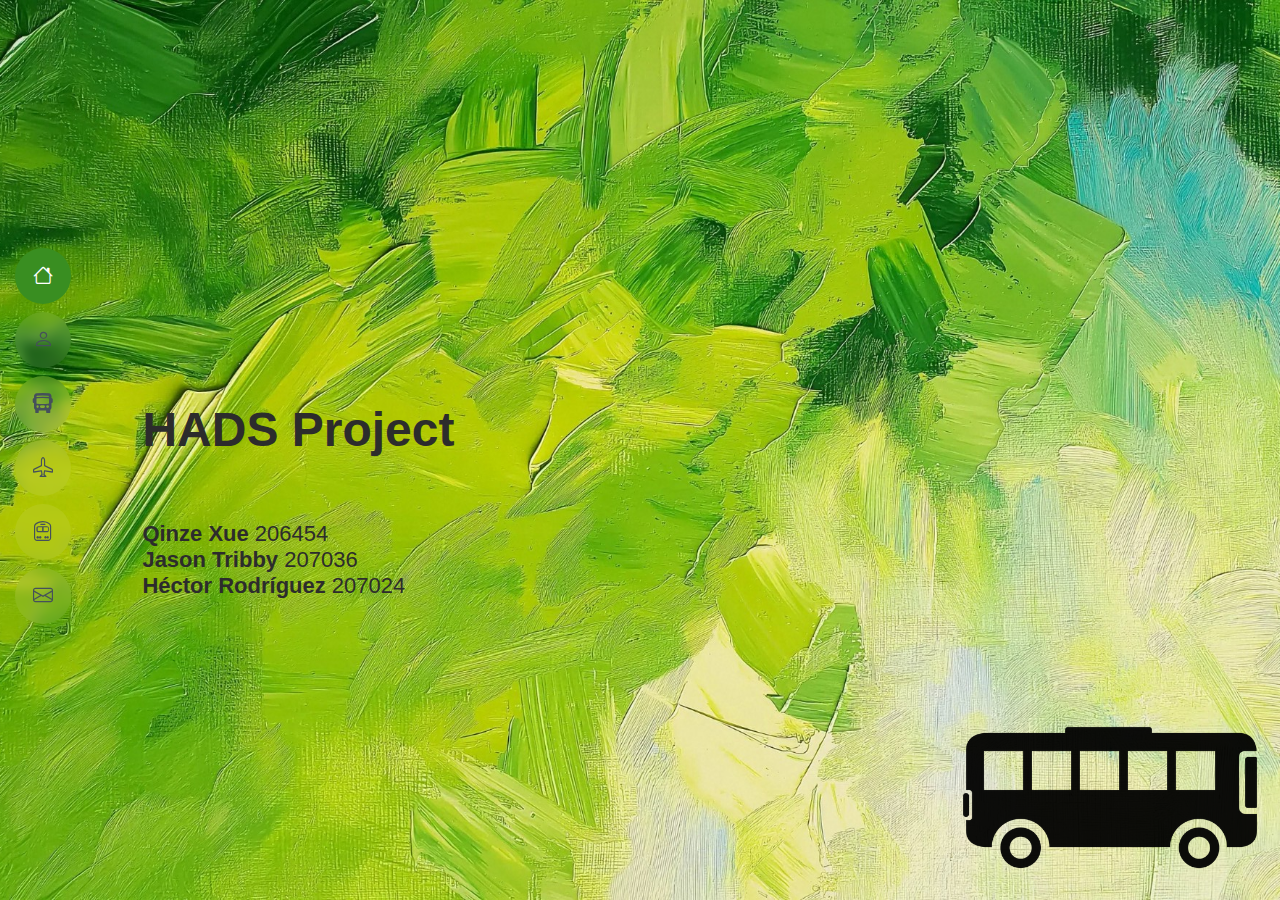
<file: Gateway.API/wwwroot/index.html>
<!DOCTYPE html>
<html lang="en">
<head>
  <meta charset="UTF-8">
  <title>Home</title>
  <meta name="viewport" content="width=device-width, initial-scale=1.0">
  <link href="https://cdn.jsdelivr.net/npm/bootstrap-icons@1.10.5/font/bootstrap-icons.css" rel="stylesheet">
  <style>
     * { box-sizing: border-box; } 
    html, body {
      margin: 0;
      padding: 0;
      height: 100%;
      font-family: 'Poppins', sans-serif;
    }

    body {
      background: url('green_3.jpg') no-repeat center center;
      background-size: cover; /* 图片铺满屏幕，保持比例 */
      background-attachment: fixed; /* 页面滚动时背景不动（可选） */
      display: flex;
      justify-content: flex-start;     /* 左对齐 */
      align-items: center;             /* 垂直居中 */
      padding-left: 8vw;               /* 左边留出空间 */
      color: #2c2c2c;
    }

    .content {
      max-width: 600px;
      background: transparent;
      padding: 30px 40px;
      border-radius: 20px;
    }

    h1 {
      font-size: 48px;
      margin: 100px 0 10px 0;
    }

    p {
      font-size: 22px;
      margin: 0;
    }

    .bus-image {
      position: fixed;     /* 固定位置 */
      bottom: -40px;         /* 距离底部 20px */
      right: 20px;          /* 距离右侧 20px */
      width: 300px;
      height: auto;
      opacity: 0.95;
      z-index: 10;          /* 确保它不被背景遮住 */
    }
  </style>
</head>
<body>

  <div id="navbar"></div>
  <script>
    fetch('navbar.html')
      .then(res => res.text())
      .then(html => {
        document.getElementById('navbar').outerHTML = html;
        const currentPage = location.pathname.split('/').pop();
        document.querySelectorAll('.navmenu a').forEach(a => {
          if (a.getAttribute('href') === currentPage) {
            a.classList.add('active');
          }
        });
      })
      .catch(console.error);
  </script>

  <div class="content">
    <h1>HADS   Project</h1>
    <br>
    <br>
    <br>
    <p><strong>Qinze Xue</strong>   206454</p>
    <p><strong>Jason Tribby</strong>   207036</p>
    <p><strong>Héctor Rodríguez</strong>   207024</p>
  </div>

  <img src="Bus.png" alt="Bus Image" class="bus-image">

</body>
</html>
</file>
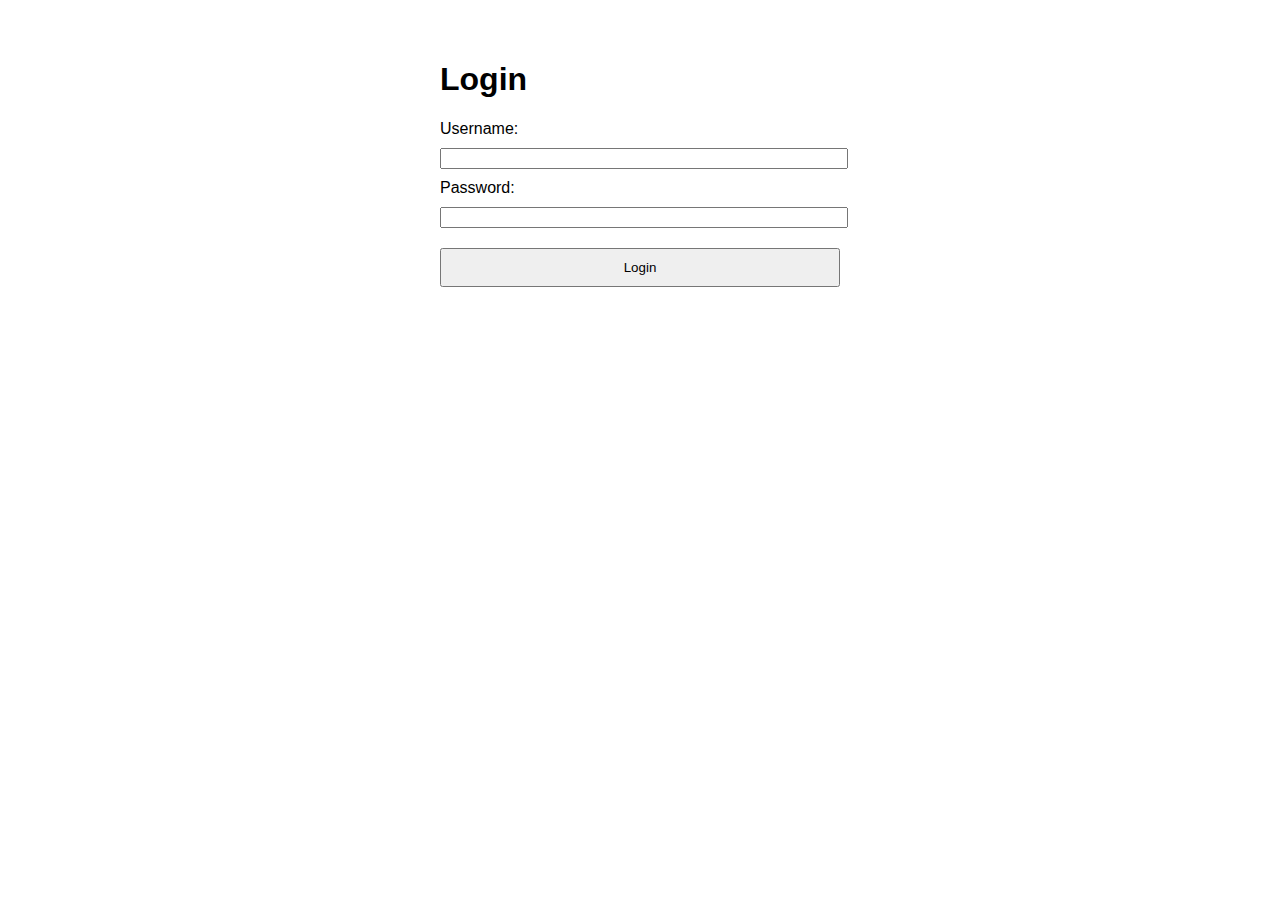
<file: login.html>
<!DOCTYPE html>
<html lang="en">
<head>
  <meta charset="UTF-8" />
  <title>Login</title>
  <style>
    body { font-family: sans-serif; padding: 40px; max-width: 400px; margin: auto; }
    label, input { display: block; margin-top: 10px; width: 100%; }
    button { margin-top: 20px; width: 100%; padding: 10px; }
  </style>
</head>
<body>
  <h1>Login</h1>

  <label>
    Username:
    <input type="text" id="username" />
  </label>

  <label>
    Password:
    <input type="password" id="password" />
  </label>

  <button id="loginBtn">Login</button>

  <p id="login-msg" style="color:red;"></p>

  <script>
    document.getElementById("loginBtn").addEventListener("click", async () => {
      const username = document.getElementById("username").value.trim();
      const password = document.getElementById("password").value.trim();

      if (!username || !password) {
        document.getElementById("login-msg").textContent = "Please enter username and password.";
        return;
      }

      try {
        // 假登录（后端可模拟返回 token）
        const res = await fetch("http://localhost:5035/api/login", {
          method: "POST",
          headers: { "Content-Type": "application/json" },
          body: JSON.stringify({ username, password })
        });

        if (!res.ok) {
          document.getElementById("login-msg").textContent = "Invalid credentials.";
          return;
        }

        const data = await res.json();
        localStorage.setItem("token", data.token); // 保存 token 模拟登录态
        location.href = "search.html"; // 跳转到搜索页
      } catch (err) {
        document.getElementById("login-msg").textContent = "Login failed.";
        console.error(err);
      }
    });
  </script>
</body>
</html>
</file>
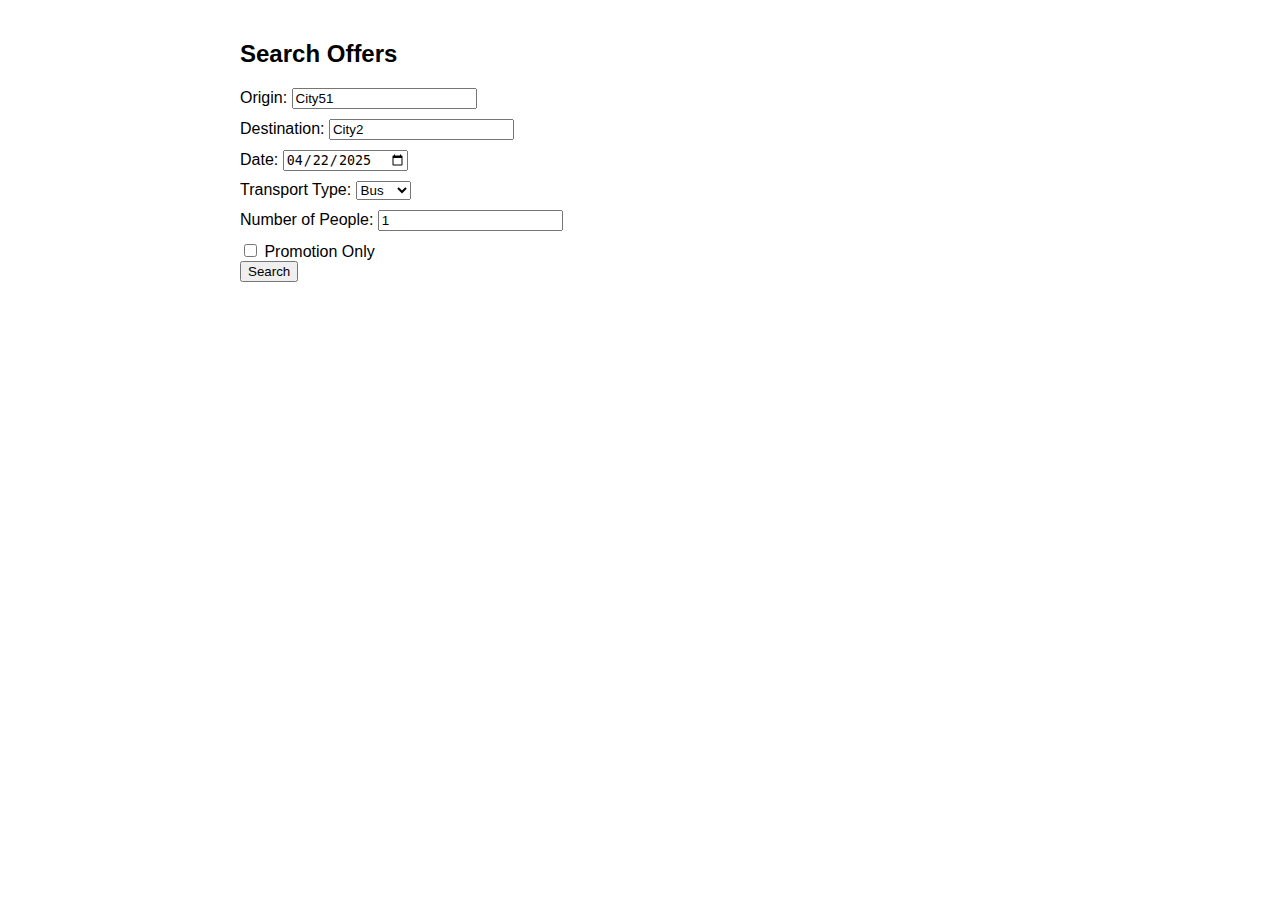
<file: search.html>
<!DOCTYPE html>
<html lang="en">
<head>
  <meta charset="UTF-8" />
  <title>Search Offers</title>
  <style>
    body { font-family: Arial; padding: 20px; max-width: 800px; margin: auto; }
    label { display: block; margin-top: 10px; }
    table { border-collapse: collapse; width: 100%; margin-top: 20px; }
    th, td { border: 1px solid #ccc; padding: 8px; }
    th { background: #f0f0f0; }
  </style>
</head>
<body>

  <h2>Search Offers</h2>

  <label>Origin:
    <input type="text" id="origin" value="City51" />
  </label>

  <label>Destination:
    <input type="text" id="destination" value="City2" />
  </label>

  <label>Date:
    <input type="date" id="date" value="2025-04-22" />
  </label>

  <label>Transport Type:
    <select id="transport">
      <option value="bus">Bus</option>
      <option value="train">Train</option>
      <option value="flight">Flight</option>
    </select>
  </label>

  <label>Number of People:
    <input type="number" id="people" value="1" />
  </label>

  <label>
    <input type="checkbox" id="promotion" />
    Promotion Only
  </label>

  <button id="searchBtn">Search</button>

  <div id="results" style="margin-top: 30px;"></div>

  <script>
    document.getElementById("searchBtn").addEventListener("click", async () => {
      const params = new URLSearchParams({
        people: document.getElementById("people").value,
        transport: document.getElementById("transport").value,
        date: document.getElementById("date").value,
        promotion: document.getElementById("promotion").checked,
        origin: document.getElementById("origin").value,
        destination: document.getElementById("destination").value
      });

      try {
        const res = await fetch(`http://localhost:5035/api/offers/search?${params}`);
        const offers = await res.json();
        renderResults(offers);
      } catch (err) {
        document.getElementById("results").innerHTML =
          '<p style="color:red">❌ Error fetching data.</p>';
        console.error(err);
      }
    });

    function renderResults(offers) {
      if (!offers.length) {
        document.getElementById("results").innerHTML =
          '<p style="color:orange">⚠️ No offers found.</p>';
        return;
      }

      const html = [
        '<table><tr><th>From</th><th>To</th><th>Date</th><th>Type</th><th>Seats</th><th>Promo</th></tr>'
      ];
      for (const o of offers) {
        html.push(`<tr>
          <td>${o.fromCity}</td>
          <td>${o.toCity}</td>
          <td>${o.departureTime ? o.departureTime.split('T')[0] : ''}</td>
          <td>${o.transportType}</td>
          <td>${o.availableSeats}</td>
          <td>${o.usePromotion ? 'Yes' : 'No'}</td>
        </tr>`);
      }
      html.push('</table>');
      document.getElementById("results").innerHTML = html.join('');
    }
  </script>

</body>
</html>
</file>
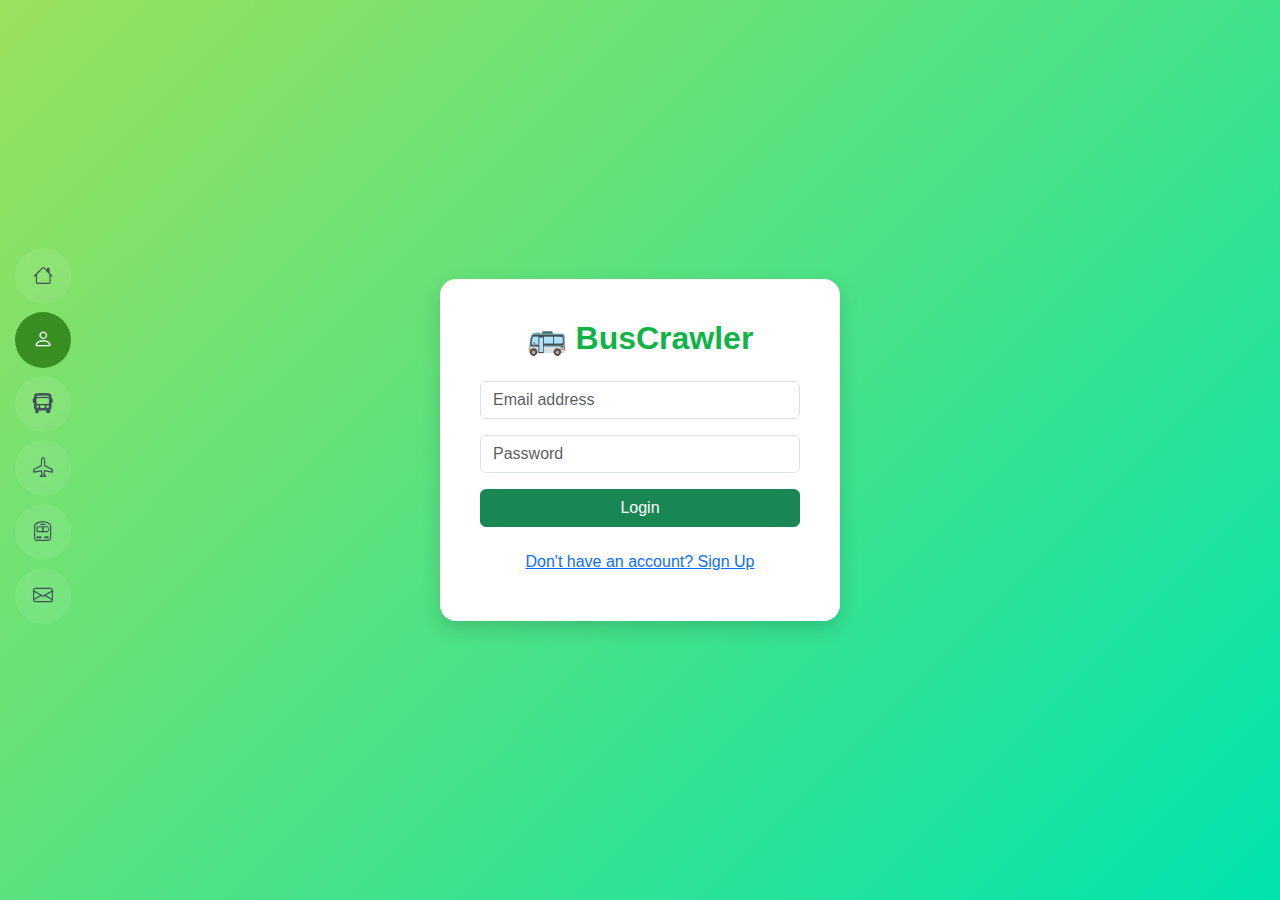
<file: Gateway.API/wwwroot/login.html>
<!DOCTYPE html>
<html lang="en">
<head>
  <meta charset="UTF-8">
  <title>Login | BusCrawler</title>
  <link href="https://cdn.jsdelivr.net/npm/bootstrap@5.3.3/dist/css/bootstrap.min.css" rel="stylesheet">
  <style>
    * { box-sizing: border-box; }
    body {
      background: linear-gradient(135deg, #9be15d, #00e3ae);
      min-height: 100vh;
      display: flex;
      justify-content: center;
      align-items: center;
      font-family: 'Segoe UI', sans-serif;
    }
    .login-container {
      background: white;
      padding: 2.5rem;
      border-radius: 1rem;
      box-shadow: 0 8px 20px rgba(0,0,0,0.15);
      max-width: 400px;
      width: 100%;
    }
    .login-title {
      color: #0fb346;
      font-weight: bold;
      text-align: center;
      margin-bottom: 1.5rem;
    }
  </style>
</head>
<body>
  <div id="navbar"></div>
  <script>
    fetch('navbar.html')
      .then(res => res.text())
      .then(html => {
        document.getElementById('navbar').outerHTML = html;
        const currentPage = location.pathname.split('/').pop();
        document.querySelectorAll('.navmenu a').forEach(a => {
          if (a.getAttribute('href') === currentPage) {
            a.classList.add('active');
          }
        });
      })
      .catch(console.error);
  </script>
  <div class="login-container">
    <h2 class="login-title">🚌 BusCrawler</h2>
    <form>
      <div class="mb-3">
        <input type="email" class="form-control" placeholder="Email address" required>
      </div>
      <div class="mb-3">
        <input type="password" class="form-control" placeholder="Password" required>
      </div>
      <button type="submit" class="btn btn-success w-100">Login</button>
    </form>
    <div class="text-center mt-3">
      <a href="signup.html" class="btn btn-link">Don't have an account? Sign Up</a>
    </div>
  </div>
</body>
</html>
</file>
